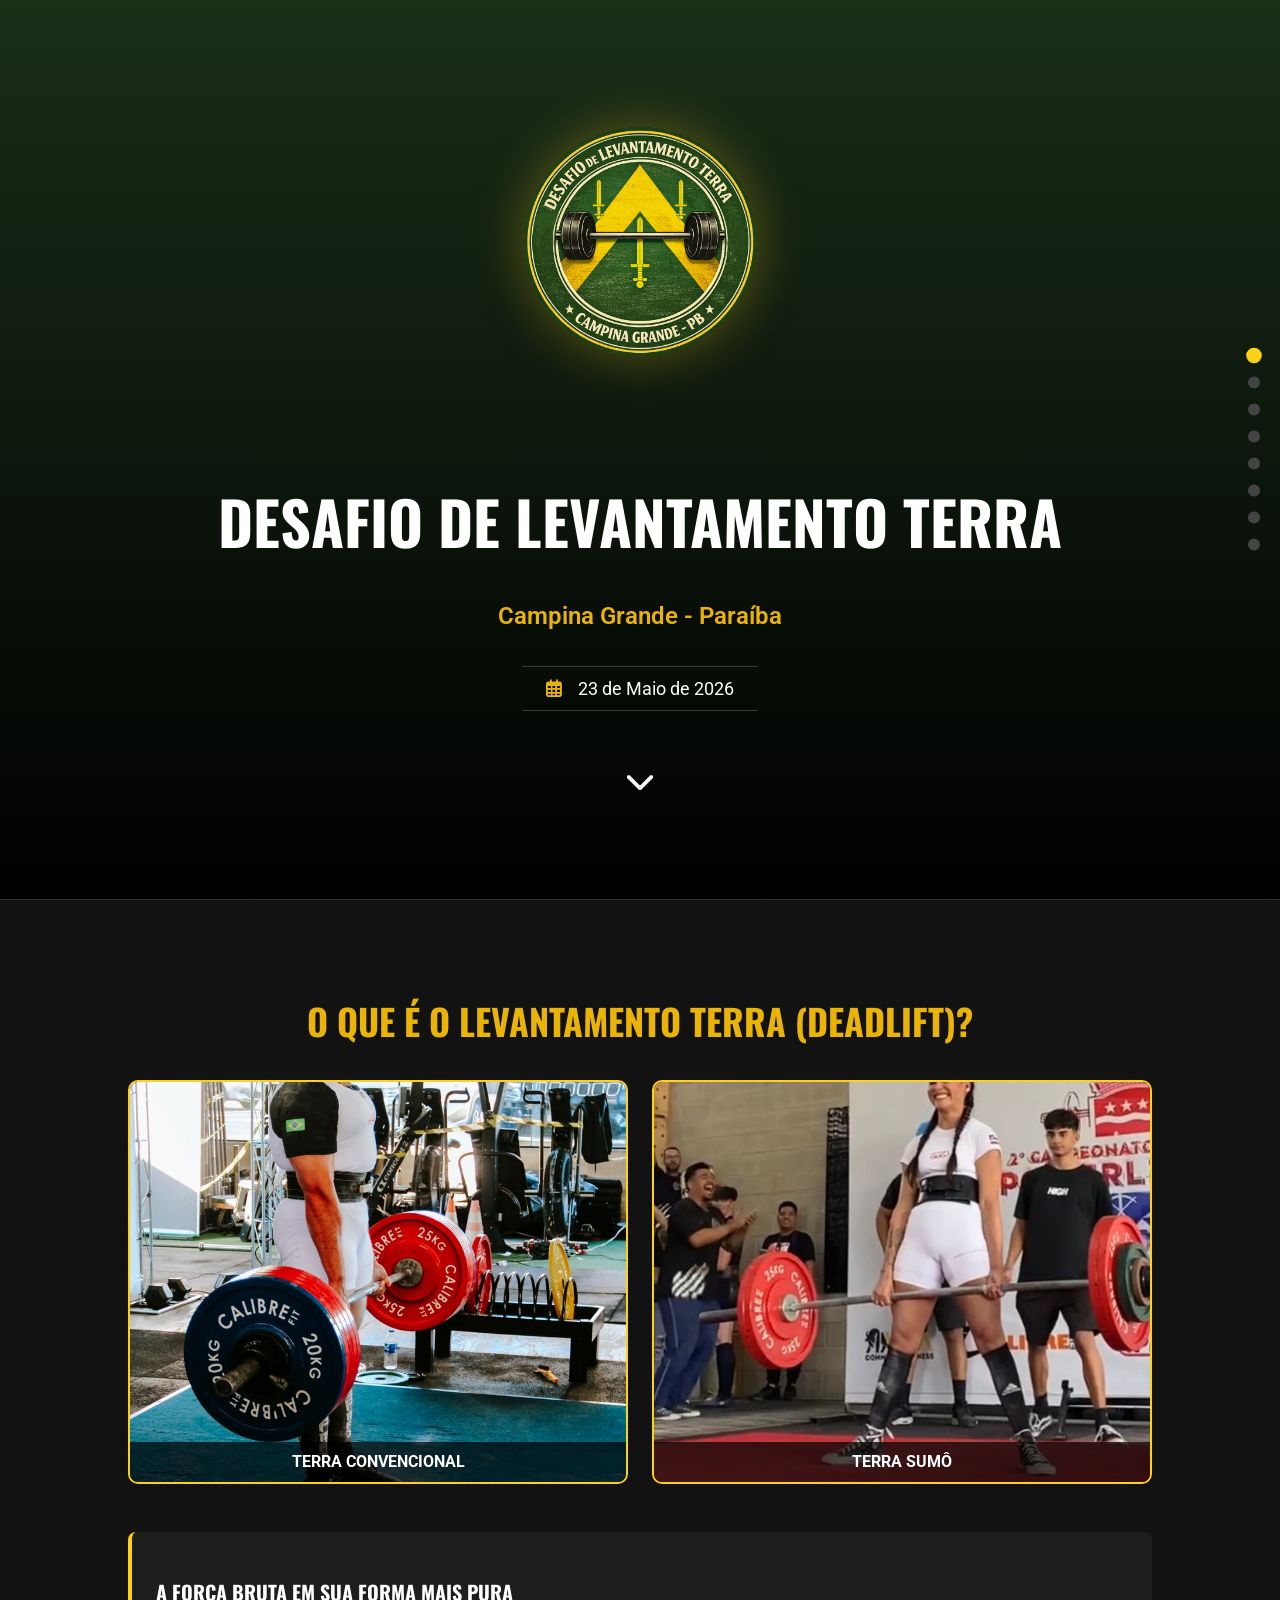
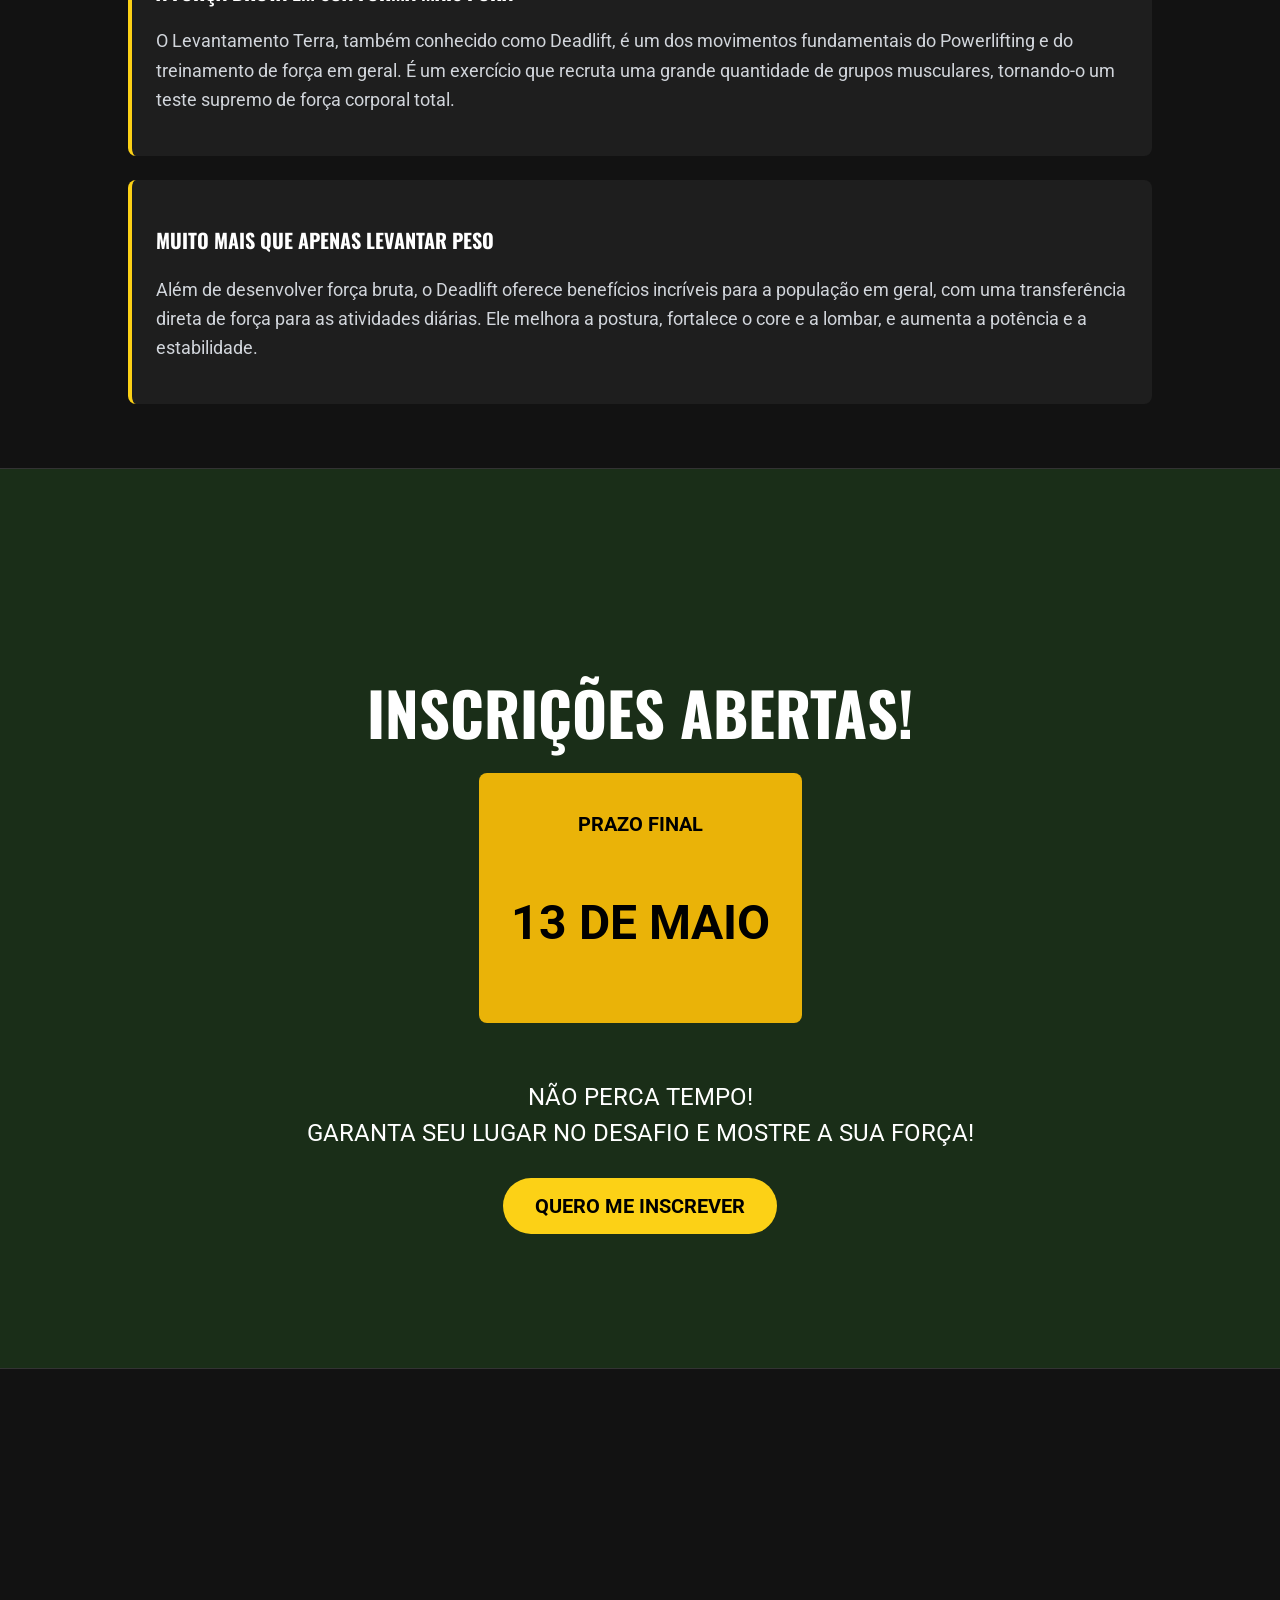
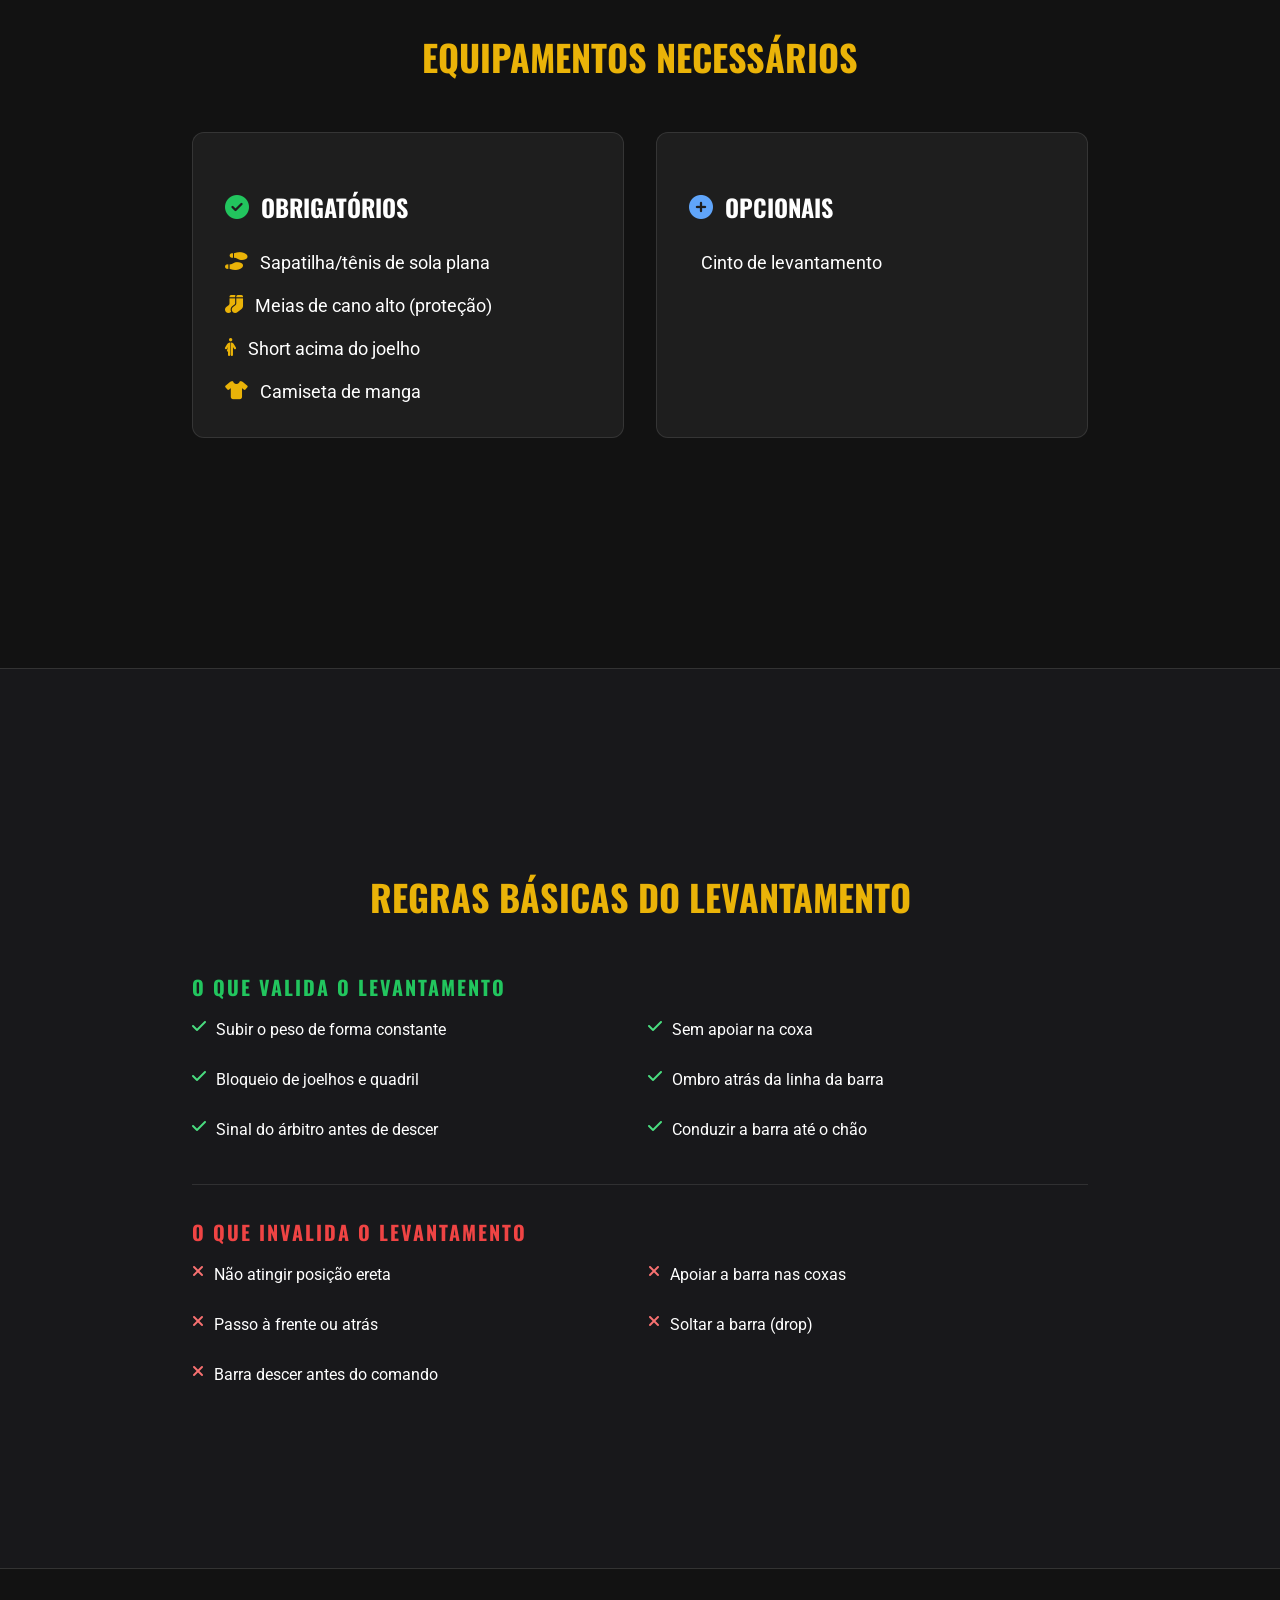
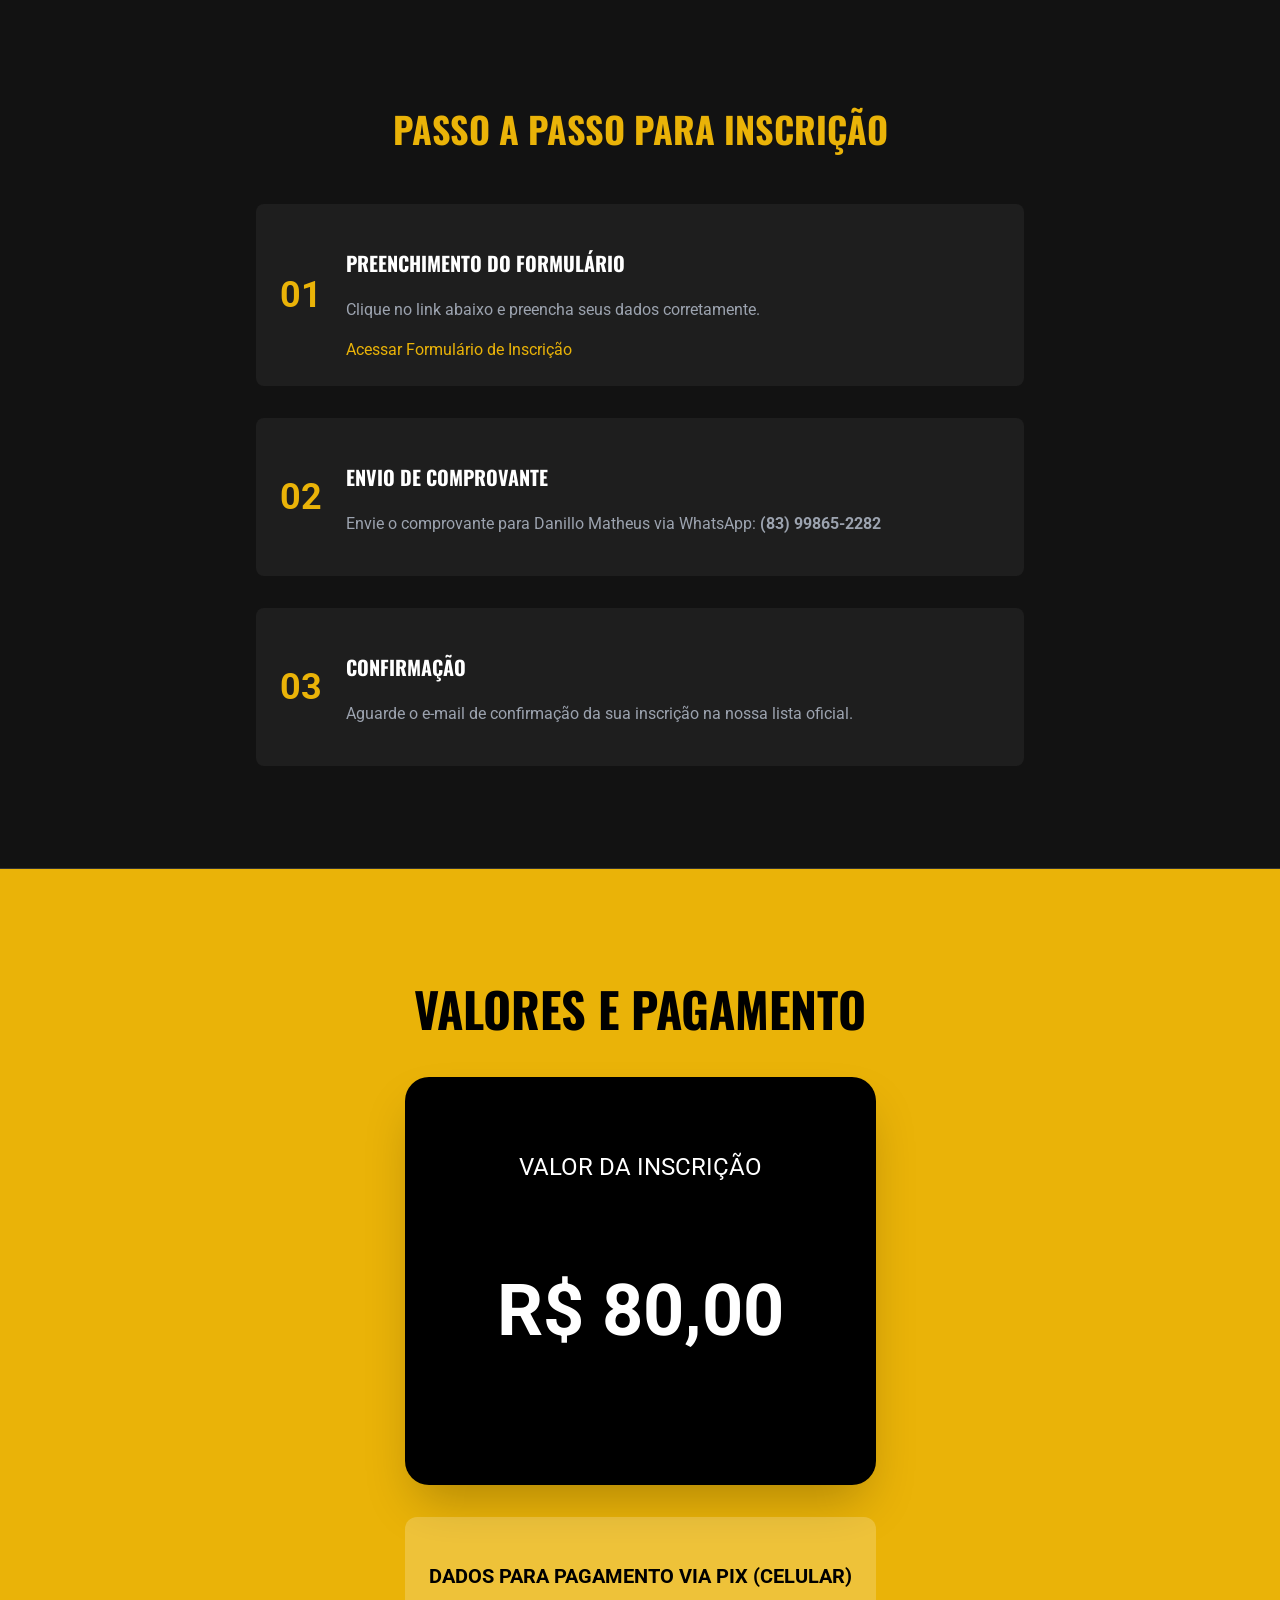
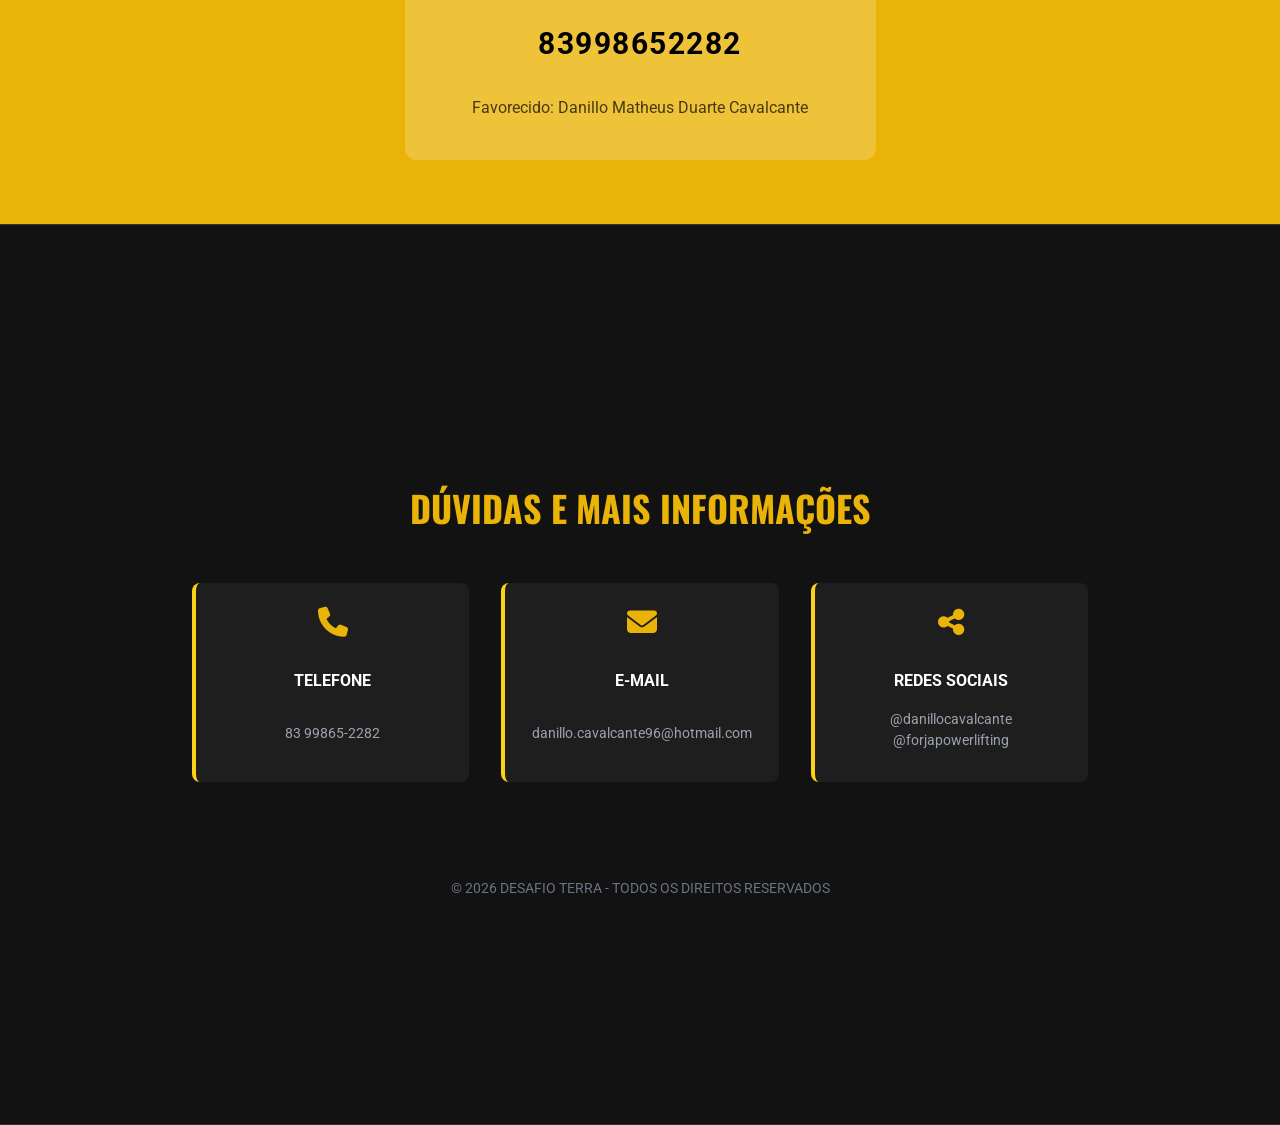
<file: index.html>
<!DOCTYPE html>
<html lang="pt-br">

<head>
    <meta charset="UTF-8">
    <meta name="viewport" content="width=device-width, initial-scale=1.0">
    <title>Desafio de Levantamento Terra - Portfólio</title>
    <meta name="theme-color" content="#ca8a04">
    <link rel="icon" type="image/x-icon" href="static/favicon/favicon.ico">
    <link rel="icon" type="image/png" sizes="32x32" href="static/favicon/favicon-32x32.png">
    <link rel="icon" type="image/png" sizes="16x16" href="static/favicon/favicon-16x16.png">
    <link rel="apple-touch-icon" sizes="57x57" href="static/favicon/apple-icon-57x57.png">
    <link rel="apple-touch-icon" sizes="60x60" href="static/favicon/apple-icon-60x60.png">
    <link rel="apple-touch-icon" sizes="72x72" href="static/favicon/apple-icon-72x72.png">
    <link rel="apple-touch-icon" sizes="76x76" href="static/favicon/apple-icon-76x76.png">
    <link rel="apple-touch-icon" sizes="114x114" href="static/favicon/apple-icon-114x114.png">
    <link rel="apple-touch-icon" sizes="120x120" href="static/favicon/apple-icon-120x120.png">
    <link rel="apple-touch-icon" sizes="144x144" href="static/favicon/apple-icon-144x144.png">
    <link rel="apple-touch-icon" sizes="152x152" href="static/favicon/apple-icon-152x152.png">
    <link rel="apple-touch-icon" sizes="180x180" href="static/favicon/apple-icon-180x180.png">
    <link rel="manifest" href="static/favicon/manifest.json">
    <meta name="msapplication-config" content="static/favicon/browserconfig.xml">
    <link rel="stylesheet" href="https://cdnjs.cloudflare.com/ajax/libs/font-awesome/6.4.0/css/all.min.css">
    <link rel="stylesheet" href="styles.css">
</head>

<body>

    <!-- Navegação em Pontos -->
    <div class="nav-dots">
        <a href="#capa" class="dot active" title="Capa"></a>
        <a href="#sobre" class="dot" title="O que é?"></a>
        <a href="#inscricoes" class="dot" title="Inscrições"></a>
        <a href="#equipamentos" class="dot" title="Equipamentos"></a>
        <a href="#regras" class="dot" title="Regras"></a>
        <a href="#passo-a-passo" class="dot" title="Como se inscrever"></a>
        <a href="#valores" class="dot" title="Valores"></a>
        <a href="#contato" class="dot" title="Contato"></a>
    </div>

    <!-- PÁGINA 1: CAPA -->
    <section id="capa" class="page-section bg-gradient">
        <div class="logo-container mb-8">
            <img src="static/images/logo.png" alt="Logotipo Desafio Terra" class="w-full h-auto drop-shadow-logo">
        </div>
        <h1 class="text-5xl md:text-7xl font-bold text-center mb-2">Desafio de Levantamento Terra</h1>
        <p class="text-xl md:text-2xl text-yellow-500 font-semibold mb-8">Campina Grande - Paraíba</p>
        <div class="flex items-center gap-4 text-lg border-y border-white/20 py-2 px-6">
            <i class="far fa-calendar-alt text-yellow-500"></i>
            <span>23 de Maio de 2026</span>
        </div>
        <a href="#sobre" class="mt-12 animate-bounce text-3xl">
            <i class="fas fa-chevron-down"></i>
        </a>
    </section>

    <!-- PÁGINA 2: O QUE É? -->
    <section id="sobre" class="page-section">
        <div class="max-w-5xl w-full">
            <h2 class="text-4xl font-bold mb-8 text-center text-yellow-500">O que é o Levantamento Terra (Deadlift)?
            </h2>

            <div class="grid grid-cols-1 md:grid-cols-2 gap-6 mb-12">
                <div class="photo-frame">
                    <img src="static/images/terra_convencional.jpeg" alt="Terra Convencional"
                        class="w-full h-[400px] object-cover">
                    <div class="photo-label">TERRA CONVENCIONAL</div>
                </div>
                <div class="photo-frame">
                    <img src="static/images/terra_sumo.jpeg" alt="Terra Sumo" class="w-full h-[400px] object-cover">
                    <div class="photo-label">TERRA SUMÔ</div>
                </div>
            </div>

            <div class="space-y-6 text-lg leading-relaxed text-gray-300">
                <div class="card">
                    <h3 class="text-xl font-bold text-white mb-2">A FORÇA BRUTA EM SUA FORMA MAIS PURA</h3>
                    <p>O Levantamento Terra, também conhecido como Deadlift, é um dos movimentos fundamentais do
                        Powerlifting e do treinamento de força em geral. É um exercício que recruta uma grande
                        quantidade de grupos musculares, tornando-o um teste supremo de força corporal total.</p>
                </div>
                <div class="card">
                    <h3 class="text-xl font-bold text-white mb-2">MUITO MAIS QUE APENAS LEVANTAR PESO</h3>
                    <p>Além de desenvolver força bruta, o Deadlift oferece benefícios incríveis para a população em
                        geral, com uma transferência direta de força para as atividades diárias. Ele melhora a postura,
                        fortalece o core e a lombar, e aumenta a potência e a estabilidade.</p>
                </div>
            </div>
        </div>
    </section>

    <!-- PÁGINA 3: INSCRIÇÕES -->
    <section id="inscricoes" class="page-section bg-green-dark">
        <div class="text-center">
            <h2 class="text-6xl font-bold mb-4">INSCRIÇÕES ABERTAS!</h2>
            <div class="bg-yellow-500 text-black inline-block px-8 py-4 rounded-lg mb-8">
                <p class="text-xl font-bold uppercase">Prazo Final</p>
                <p class="text-5xl font-bold">13 DE MAIO</p>
            </div>
            <p class="text-2xl mb-10">NÃO PERCA TEMPO!<br>GARANTA SEU LUGAR NO DESAFIO E MOSTRE A SUA FORÇA!</p>
            <a href="#passo-a-passo" class="btn-cta text-xl">Quero Me Inscrever</a>
        </div>
    </section>

    <!-- PÁGINA 4: EQUIPAMENTOS -->
    <section id="equipamentos" class="page-section">
        <div class="max-w-4xl w-full">
            <h2 class="text-4xl font-bold mb-12 text-center text-yellow-500">Equipamentos Necessários</h2>
            <div class="grid grid-cols-1 md:grid-cols-2 gap-8">
                <div class="bg-white/5 p-8 rounded-xl border border-white/10">
                    <h3 class="text-2xl font-bold mb-6 flex items-center gap-3">
                        <i class="fas fa-check-circle text-green-500"></i> OBRIGATÓRIOS
                    </h3>
                    <ul class="space-y-4 text-lg">
                        <li class="flex items-center gap-3"><i class="fas fa-shoe-prints text-yellow-500"></i>
                            Sapatilha/tênis de sola plana</li>
                        <li class="flex items-center gap-3"><i class="fas fa-socks text-yellow-500"></i> Meias de cano
                            alto (proteção)</li>
                        <li class="flex items-center gap-3"><i class="fas fa-person-half-dress text-yellow-500"></i>
                            Short acima do joelho</li>
                        <li class="flex items-center gap-3"><i class="fas fa-shirt text-yellow-500"></i> Camiseta de
                            manga</li>
                    </ul>
                </div>
                <div class="bg-white/5 p-8 rounded-xl border border-white/10">
                    <h3 class="text-2xl font-bold mb-6 flex items-center gap-3">
                        <i class="fas fa-plus-circle text-blue-400"></i> OPCIONAIS
                    </h3>
                    <ul class="space-y-4 text-lg">
                        <li class="flex items-center gap-3"><i class="fas fa-belt text-yellow-500"></i> Cinto de
                            levantamento</li>
                    </ul>
                </div>
            </div>
        </div>
    </section>

    <!-- PÁGINA 5: REGRAS BÁSICAS -->
    <section id="regras" class="page-section bg-zinc-900">
        <div class="max-w-4xl w-full">
            <h2 class="text-4xl font-bold mb-12 text-center text-yellow-500">Regras Básicas do Levantamento</h2>
            <div class="space-y-8">
                <div>
                    <h3 class="text-xl font-bold text-green-500 mb-4 uppercase tracking-widest">O que valida o
                        levantamento</h3>
                    <div class="grid grid-cols-1 md:grid-cols-2 gap-4">
                        <div class="rule-item"><i class="fas fa-check valid"></i> Subir o peso de forma constante</div>
                        <div class="rule-item"><i class="fas fa-check valid"></i> Sem apoiar na coxa</div>
                        <div class="rule-item"><i class="fas fa-check valid"></i> Bloqueio de joelhos e quadril</div>
                        <div class="rule-item"><i class="fas fa-check valid"></i> Ombro atrás da linha da barra</div>
                        <div class="rule-item"><i class="fas fa-check valid"></i> Sinal do árbitro antes de descer</div>
                        <div class="rule-item"><i class="fas fa-check valid"></i> Conduzir a barra até o chão</div>
                    </div>
                </div>

                <hr class="border-white/10">

                <div>
                    <h3 class="text-xl font-bold text-red-500 mb-4 uppercase tracking-widest">O que invalida o
                        levantamento</h3>
                    <div class="grid grid-cols-1 md:grid-cols-2 gap-4">
                        <div class="rule-item"><i class="fas fa-times invalid"></i> Não atingir posição ereta</div>
                        <div class="rule-item"><i class="fas fa-times invalid"></i> Apoiar a barra nas coxas</div>
                        <div class="rule-item"><i class="fas fa-times invalid"></i> Passo à frente ou atrás</div>
                        <div class="rule-item"><i class="fas fa-times invalid"></i> Soltar a barra (drop)</div>
                        <div class="rule-item"><i class="fas fa-times invalid"></i> Barra descer antes do comando</div>
                    </div>
                </div>
            </div>
        </div>
    </section>

    <!-- PÁGINA 6: COMO SE INSCREVER -->
    <section id="passo-a-passo" class="page-section">
        <div class="max-w-3xl w-full text-center">
            <h2 class="text-4xl font-bold mb-12 text-yellow-500">Passo a Passo para Inscrição</h2>
            <div class="space-y-8 text-left">
                <div class="flex items-center gap-6 bg-white/5 p-6 rounded-lg">
                    <span class="text-4xl font-bold text-yellow-500">01</span>
                    <div>
                        <h3 class="font-bold text-xl">PREENCHIMENTO DO FORMULÁRIO</h3>
                        <p class="text-gray-400">Clique no link abaixo e preencha seus dados corretamente.</p>
                        <a href="#" class="text-yellow-500 underline hover:text-yellow-300">Acessar Formulário de
                            Inscrição</a>
                    </div>
                </div>
                <div class="flex items-center gap-6 bg-white/5 p-6 rounded-lg">
                    <span class="text-4xl font-bold text-yellow-500">02</span>
                    <div>
                        <h3 class="font-bold text-xl">ENVIO DE COMPROVANTE</h3>
                        <p class="text-gray-400">Envie o comprovante para Danillo Matheus via WhatsApp: <strong>(83)
                                99865-2282</strong></p>
                    </div>
                </div>
                <div class="flex items-center gap-6 bg-white/5 p-6 rounded-lg">
                    <span class="text-4xl font-bold text-yellow-500">03</span>
                    <div>
                        <h3 class="font-bold text-xl">CONFIRMAÇÃO</h3>
                        <p class="text-gray-400">Aguarde o e-mail de confirmação da sua inscrição na nossa lista
                            oficial.</p>
                    </div>
                </div>
            </div>
        </div>
    </section>

    <!-- PÁGINA 7: VALORES -->
    <section id="valores" class="page-section bg-yellow-500 text-black">
        <div class="text-center">
            <h2 class="text-5xl font-bold mb-8 uppercase">Valores e Pagamento</h2>
            <div class="bg-black text-white p-12 rounded-3xl shadow-2xl mb-8">
                <p class="text-2xl mb-2">VALOR DA INSCRIÇÃO</p>
                <p class="text-7xl font-bold">R$ 80,00</p>
            </div>
            <div class="bg-white/20 p-6 rounded-xl border-2 border-black/20">
                <p class="font-bold text-xl mb-2">DADOS PARA PAGAMENTO VIA PIX (CELULAR)</p>
                <p class="text-3xl font-bold tracking-wider">83998652282</p>
                <p class="mt-2 opacity-70">Favorecido: Danillo Matheus Duarte Cavalcante</p>
            </div>
        </div>
    </section>

    <!-- PÁGINA 8: CONTATO -->
    <section id="contato" class="page-section">
        <div class="max-w-4xl w-full text-center">
            <h2 class="text-4xl font-bold mb-12 text-yellow-500">Dúvidas e Mais Informações</h2>
            <div class="grid grid-cols-1 md:grid-cols-3 gap-8">
                <a href="tel:83998652282" class="card flex flex-col items-center">
                    <i class="fas fa-phone text-3xl mb-4 text-yellow-500"></i>
                    <p class="font-bold">TELEFONE</p>
                    <p class="text-sm text-gray-400">83 99865-2282</p>
                </a>
                <a href="mailto:danillo.cavalcante96@hotmail.com" class="card flex flex-col items-center">
                    <i class="fas fa-envelope text-3xl mb-4 text-yellow-500"></i>
                    <p class="font-bold">E-MAIL</p>
                    <p class="text-sm text-gray-400 break-all">danillo.cavalcante96@hotmail.com</p>
                </a>
                <div class="card flex flex-col items-center">
                    <i class="fas fa-share-nodes text-3xl mb-4 text-yellow-500"></i>
                    <p class="font-bold">REDES SOCIAIS</p>
                    <div class="flex flex-col text-sm text-gray-400">
                        <span>@danillocavalcante</span>
                        <span>@forjapowerlifting</span>
                    </div>
                </div>
            </div>

            <footer class="mt-24 pt-8 border-t border-white/10 text-gray-500 text-sm">
                &copy; 2026 DESAFIO TERRA - TODOS OS DIREITOS RESERVADOS
            </footer>
        </div>
    </section>

    <script src="script.js"></script>
</body>

</html>
</file>
<file: styles.css>
@import url('https://fonts.googleapis.com/css2?family=Oswald:wght@400;700&family=Roboto:wght@300;400;700&display=swap');

:root {
    --primary-green: #2d5a27;
    --primary-yellow: #fcd116;
    --dark-bg: #121212;
}

* {
    box-sizing: border-box;
}

body {
    font-family: 'Roboto', sans-serif;
    background-color: var(--dark-bg);
    color: #ffffff;
    scroll-behavior: smooth;
    margin: 0;
    line-height: 1.5;
}

h1,
h2,
h3 {
    font-family: 'Oswald', sans-serif;
    text-transform: uppercase;
}

a {
    text-decoration: none;
    color: inherit;
}

ul {
    list-style: none;
    padding: 0;
    margin: 0;
}

img {
    max-width: 100%;
    vertical-align: middle;
}

hr {
    border: none;
    border-top: 1px solid rgba(255, 255, 255, 0.1);
}

.text-3xl { font-size: 1.875rem; }
.text-4xl { font-size: 2.25rem; }
.text-5xl { font-size: 3rem; }
.text-6xl { font-size: 3.75rem; }
.text-7xl { font-size: 4.5rem; }

.text-lg { font-size: 1.125rem; }
.text-xl { font-size: 1.25rem; }
.text-2xl { font-size: 1.5rem; }
.text-sm { font-size: 0.875rem; }

.font-bold { font-weight: 700; }
.font-semibold { font-weight: 600; }

.text-center { text-align: center; }
.text-left { text-align: left; }
.uppercase { text-transform: uppercase; }
.break-all { word-break: break-all; }
.leading-relaxed { line-height: 1.625; }
.tracking-widest { letter-spacing: 0.1em; }
.tracking-wider { letter-spacing: 0.05em; }

.text-white { color: #ffffff; }
.text-black { color: #000000; }
.text-yellow-500 { color: #eab308; }
.text-yellow-300 { color: #fcd34d; }
.text-gray-300 { color: #d1d5db; }
.text-gray-400 { color: #9ca3af; }
.text-gray-500 { color: #6b7280; }
.text-green-500 { color: #22c55e; }
.text-red-500 { color: #ef4444; }
.text-blue-400 { color: #60a5fa; }

.bg-white\/5 { background-color: rgba(255, 255, 255, 0.05); }
.bg-white\/20 { background-color: rgba(255, 255, 255, 0.2); }
.bg-yellow-500 { background-color: #eab308; }
.bg-black { background-color: #000000; }
.bg-zinc-900 { background-color: #18181b; }
.bg-\[\#1a2e18\] { background-color: #1a2e18; }

.bg-gradient-to-b {
    background-image: linear-gradient(to bottom, var(--grad-from, #1a2e18), var(--grad-to, #000000));
}
.from-\[\#1a2e18\] { --grad-from: #1a2e18; }
.to-black { --grad-to: #000000; }

.border-white\/10 { border-color: rgba(255, 255, 255, 0.1); }
.border-white\/20 { border-color: rgba(255, 255, 255, 0.2); }
.border-black\/20 { border-color: rgba(0, 0, 0, 0.2); }
.border { border-width: 1px; border-style: solid; }
.border-2 { border-width: 2px; }

.rounded-full { border-radius: 9999px; }
.rounded-lg { border-radius: 0.5rem; }
.rounded-xl { border-radius: 0.75rem; }
.rounded-2xl { border-radius: 1rem; }
.rounded-3xl { border-radius: 1.5rem; }

.shadow-2xl { box-shadow: 0 25px 50px -12px rgba(0, 0, 0, 0.25); }
.drop-shadow-\[0_0_25px_rgba\(252\2c 209\2c 22\2c 0\.3\)\] { filter: drop-shadow(0 0 25px rgba(252, 209, 22, 0.3)); }

.opacity-70 { opacity: 0.7; }

.bg-gradient { background-image: linear-gradient(to bottom, #1a2e18, #000000); }
.bg-green-dark { background-color: #1a2e18; }
.drop-shadow-logo { filter: drop-shadow(0 0 25px rgba(252, 209, 22, 0.3)); }
.h-400px { height: 400px; }

.w-full { width: 100%; }
.h-auto { height: auto; }
.h-\[400px\] { height: 400px; }
.min-h-screen { min-height: 100vh; }

.max-w-3xl { max-width: 48rem; }
.max-w-4xl { max-width: 56rem; }
.max-w-5xl { max-width: 64rem; }

.flex { display: flex; }
.inline-flex { display: inline-flex; }
.inline-block { display: inline-block; }
.grid { display: grid; }
.hidden { display: none; }

.flex-col { flex-direction: column; }
.flex-row { flex-direction: row; }
.flex-wrap { flex-wrap: wrap; }

.items-center { align-items: center; }
.items-start { align-items: flex-start; }
.justify-center { justify-content: center; }
.justify-between { justify-content: space-between; }

.grid-cols-1 { grid-template-columns: repeat(1, minmax(0, 1fr)); }

.gap-3 { gap: 0.75rem; }
.gap-4 { gap: 1rem; }
.gap-6 { gap: 1.5rem; }
.gap-8 { gap: 2rem; }
.gap-15px { gap: 15px; }

.space-y-4 > * + * { margin-top: 1rem; }
.space-y-6 > * + * { margin-top: 1.5rem; }
.space-y-8 > * + * { margin-top: 2rem; }

.border-y {
    border-top-width: 1px;
    border-top-style: solid;
    border-top-color: rgba(255, 255, 255, 0.2);
    border-bottom-width: 1px;
    border-bottom-style: solid;
    border-bottom-color: rgba(255, 255, 255, 0.2);
}

.p-6 { padding: 1.5rem; }
.p-8 { padding: 2rem; }
.p-12 { padding: 3rem; }
.px-6 { padding-left: 1.5rem; padding-right: 1.5rem; }
.px-8 { padding-left: 2rem; padding-right: 2rem; }
.py-2 { padding-top: 0.5rem; padding-bottom: 0.5rem; }
.py-4 { padding-top: 1rem; padding-bottom: 1rem; }

.mb-2 { margin-bottom: 0.5rem; }
.mb-4 { margin-bottom: 1rem; }
.mb-6 { margin-bottom: 1.5rem; }
.mb-8 { margin-bottom: 2rem; }
.mb-10 { margin-bottom: 2.5rem; }
.mb-12 { margin-bottom: 3rem; }
.mt-2 { margin-top: 0.5rem; }
.mt-12 { margin-top: 3rem; }
.mt-24 { margin-top: 6rem; }

.z-10 { z-index: 10; }
.z-100 { z-index: 100; }

.relative { position: relative; }
.fixed { position: fixed; }
.absolute { position: absolute; }

.top-0 { top: 0; }
.right-20px { right: 20px; }
.top-50\% { top: 50%; }
.left-0 { left: 0; }
.bottom-0 { bottom: 0; }

.transform { transform: translateX(var(--tx, 0)) translateY(var(--ty, 0)) translateZ(0); }
.translate-y-50\% { --ty: -50%; }
.translate-x-0 { --tx: 0; }

.scale-105 { transform: scale(1.05); }
.scale-130 { transform: scale(1.3); }

.transition { transition-property: color, background-color, border-color, text-decoration-color, fill, stroke, opacity, box-shadow, transform, filter, backdrop-filter; transition-timing-function: cubic-bezier(0.4, 0, 0.2, 1); transition-duration: 150ms; }
.duration-300 { transition-duration: 300ms; }

.cursor-pointer { cursor: pointer; }
.overflow-hidden { overflow: hidden; }
.object-cover { object-fit: cover; }

.page-section {
    min-height: 100vh;
    display: flex;
    flex-direction: column;
    justify-content: center;
    align-items: center;
    padding: 4rem 1.5rem;
    border-bottom: 1px solid #333;
}

.logo-container {
    max-width: 300px;
    animation: fadeInScale 1.5s ease-out;
}

.card {
    background: rgba(255, 255, 255, 0.05);
    border-left: 4px solid var(--primary-yellow);
    padding: 1.5rem;
    border-radius: 0.5rem;
    transition: transform 0.3s ease;
}

.card:hover {
    transform: translateY(-5px);
}

.photo-frame {
    position: relative;
    overflow: hidden;
    border-radius: 10px;
    border: 2px solid var(--primary-yellow);
}

.photo-label {
    position: absolute;
    bottom: 0;
    left: 0;
    right: 0;
    background: rgba(0, 0, 0, 0.7);
    padding: 0.5rem;
    text-align: center;
    font-weight: bold;
}

.nav-dots {
    position: fixed;
    right: 20px;
    top: 50%;
    transform: translateY(-50%);
    display: flex;
    flex-direction: column;
    gap: 15px;
    z-index: 100;
}

.dot {
    width: 12px;
    height: 12px;
    border-radius: 50%;
    background: #444;
    cursor: pointer;
    transition: all 0.3s;
}

.dot.active {
    background: var(--primary-yellow);
    transform: scale(1.3);
}

@keyframes fadeInScale {
    0% {
        opacity: 0;
        transform: scale(0.8);
    }

    100% {
        opacity: 1;
        transform: scale(1);
    }
}

@keyframes bounce {
    0%, 100% {
        transform: translateY(-10%);
        animation-timing-function: cubic-bezier(0.8, 0, 1, 1);
    }
    50% {
        transform: translateY(0);
        animation-timing-function: cubic-bezier(0, 0, 0.2, 1);
    }
}

.animate-bounce {
    animation: bounce 1s infinite;
}

.btn-cta {
    background-color: var(--primary-yellow);
    color: black;
    font-weight: bold;
    padding: 1rem 2rem;
    border-radius: 9999px;
    transition: all 0.3s;
    text-transform: uppercase;
}

.btn-cta:hover {
    background-color: #e5bd12;
    transform: scale(1.05);
    box-shadow: 0 0 20px rgba(252, 209, 22, 0.4);
}

.rule-item {
    display: flex;
    align-items: flex-start;
    gap: 10px;
    margin-bottom: 10px;
}

.valid {
    color: #4ade80;
}

.invalid {
    color: #f87171;
}

.hover\:text-yellow-300:hover {
    color: #fcd34d;
}

.hover\:text-yellow-500:hover {
    color: #eab308;
}

@media (min-width: 768px) {
    .md\:text-2xl { font-size: 1.5rem; }
    .md\:text-7xl { font-size: 3.75rem; }
    .md\:grid-cols-2 { grid-template-columns: repeat(2, minmax(0, 1fr)); }
    .md\:grid-cols-3 { grid-template-columns: repeat(3, minmax(0, 1fr)); }
}
</file>
